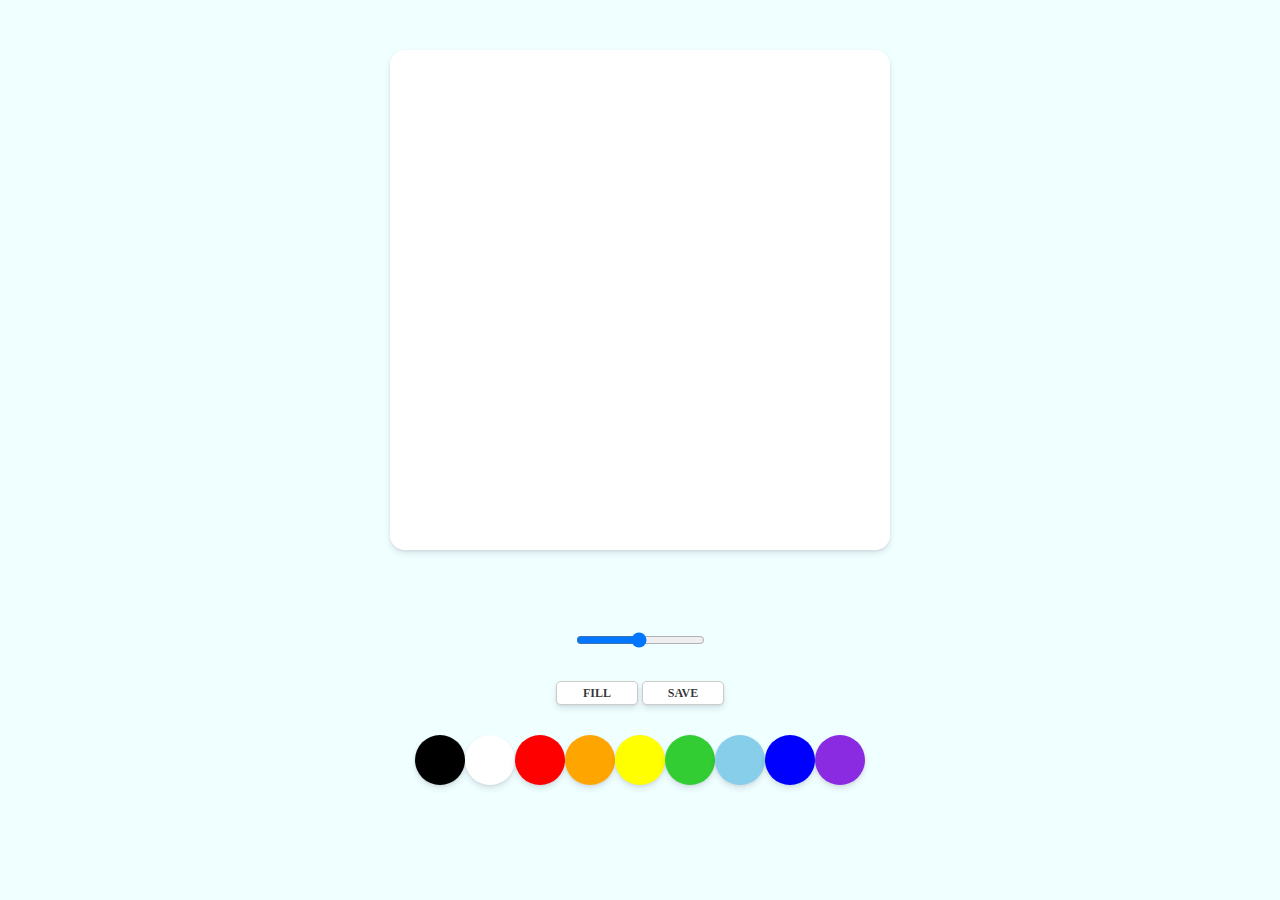
<file: paint/index.html>
<!DOCTYPE html>
<html lang="en">

<head>
    <meta charset="UTF-8">
    <meta name="viewport" content="width=device-width, initial-scale=1.0">
    <link rel="stylesheet" href="styles.css">
    <title>PaintJS</title>
</head>

<body>

    <canvas id="jsCanvas" class="canvas"></canvas>
    <div class="controls">
        <div class="controls__range">
            <input type="range" id="jsRange" min="0.1" max="5.0" value="2.5" step="0.1" />
        </div>
        <div class="controls__btns">
            <button id="jsMode">Fill</button>
            <button id="jsSave">Save</button>
        </div>
        <div class="controls__colors" id="jsColors">
            <div class="controls__color jsColor" style="background-color: black;"></div>
            <div class="controls__color jsColor" style="background-color:white;"></div>
            <div class="controls__color jsColor" style="background-color:red;"></div>
            <div class="controls__color jsColor" style="background-color: orange;"></div>
            <div class="controls__color jsColor" style="background-color: yellow;"></div>
            <div class="controls__color jsColor" style="background-color:limegreen;"></div>
            <div class="controls__color jsColor" style="background-color: skyblue;"></div>
            <div class="controls__color jsColor" style="background-color: blue;"></div>
            <div class="controls__color jsColor" style="background-color:blueviolet;"></div>
        </div>
    </div>
    <script src="app.js"></script>
</body>

</html>
</file>
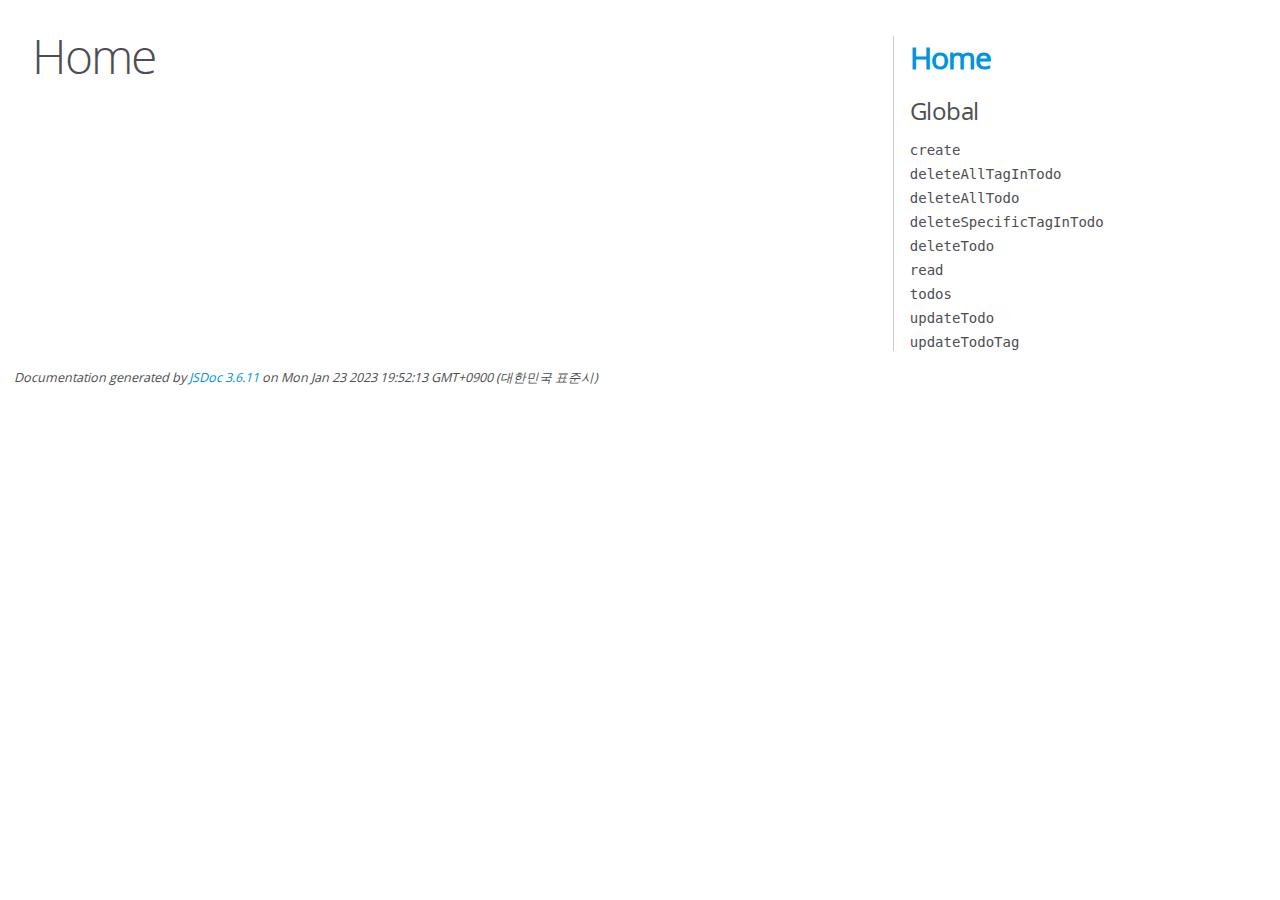
<file: todo-jsdoc/index.html>
<!DOCTYPE html>
<html lang="en">
<head>
    <meta charset="utf-8">
    <title>JSDoc: Home</title>

    <script src="scripts/prettify/prettify.js"> </script>
    <script src="scripts/prettify/lang-css.js"> </script>
    <!--[if lt IE 9]>
      <script src="//html5shiv.googlecode.com/svn/trunk/html5.js"></script>
    <![endif]-->
    <link type="text/css" rel="stylesheet" href="styles/prettify-tomorrow.css">
    <link type="text/css" rel="stylesheet" href="styles/jsdoc-default.css">
</head>

<body>

<div id="main">

    <h1 class="page-title">Home</h1>

    



    


    <h3> </h3>










    









</div>

<nav>
    <h2><a href="index.html">Home</a></h2><h3>Global</h3><ul><li><a href="global.html#create">create</a></li><li><a href="global.html#deleteAllTagInTodo">deleteAllTagInTodo</a></li><li><a href="global.html#deleteAllTodo">deleteAllTodo</a></li><li><a href="global.html#deleteSpecificTagInTodo">deleteSpecificTagInTodo</a></li><li><a href="global.html#deleteTodo">deleteTodo</a></li><li><a href="global.html#read">read</a></li><li><a href="global.html#todos">todos</a></li><li><a href="global.html#updateTodo">updateTodo</a></li><li><a href="global.html#updateTodoTag">updateTodoTag</a></li></ul>
</nav>

<br class="clear">

<footer>
    Documentation generated by <a href="https://github.com/jsdoc/jsdoc">JSDoc 3.6.11</a> on Mon Jan 23 2023 19:52:13 GMT+0900 (대한민국 표준시)
</footer>

<script> prettyPrint(); </script>
<script src="scripts/linenumber.js"> </script>
</body>
</html>
</file>
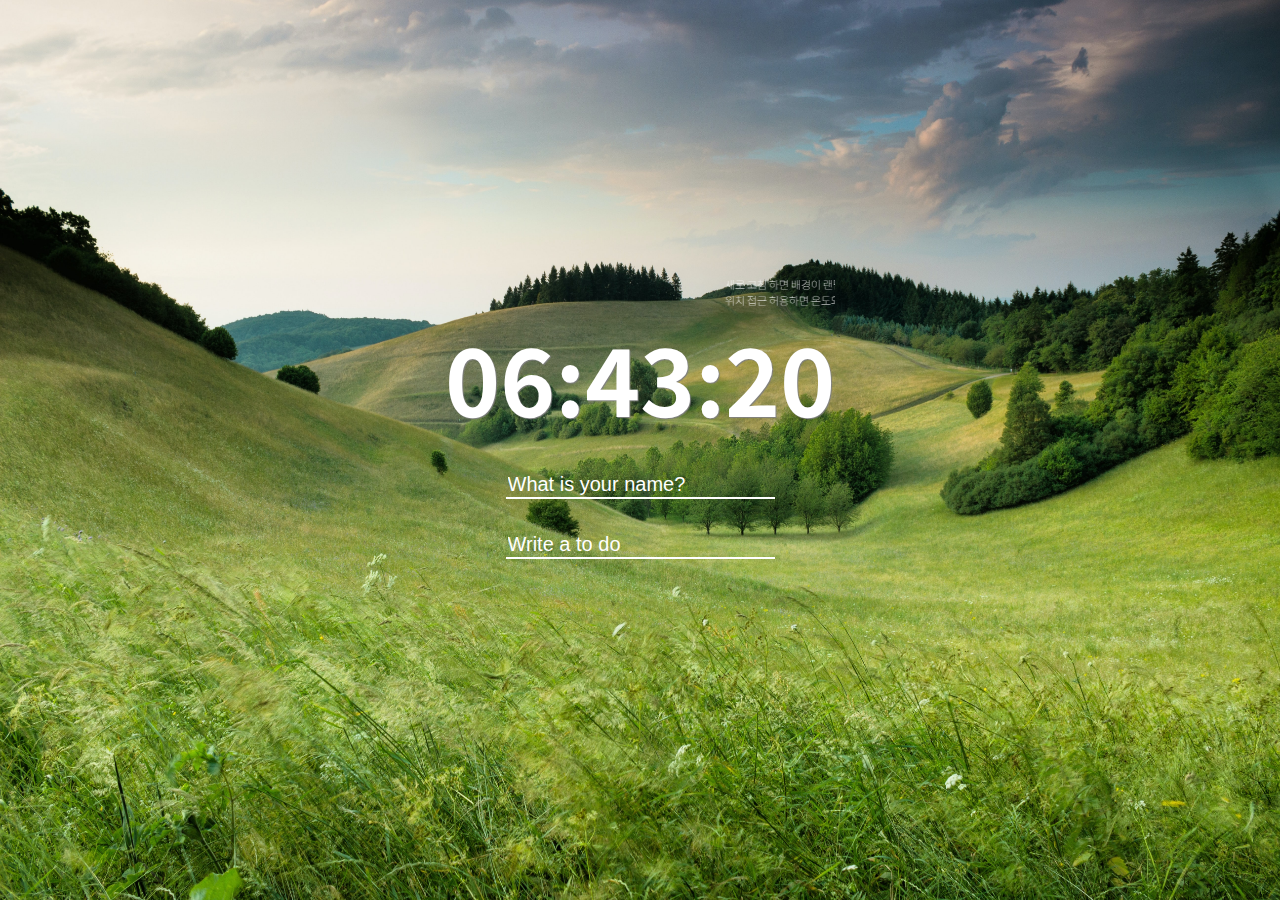
<file: todolist/index.html>
<!DOCTYPE html>
<html lang="en">

<head>
    <meta charset="UTF-8">
    <meta name="viewport" content="width=device-width, initial-scale=1.0">
    <link rel='stylesheet' type='text/css' href='index.css'>
    <title>TO DO LIST</title>
</head>

<body>
    <span class="js-weather weather"></span>
    <div class="center">
    <MARQUEE><p class='notice'>새로 고침 하면 배경이 랜덤으로 바뀌어요</p></MARQUEE>
    <MARQUEE><p class='notice'>위치 접근 허용하면 온도와 위치가 보여요</p></MARQUEE>
        <div class="js-clock clock">
            <h3>00:00</h3>
        </div>

        <div class='nameNToDO'>
            <form class="js-form form">
                <input class="js-input" type="text" placeholder="What is your name?" />
            </form>

            <h5 class="js-greetings greetings"></h5>

            <form class="js-toDoForm toDoForm">
                <input type="text" placeholder="Write a to do" />
            </form>

            <ul class="js-toDoList toDoList">
            </ul>
        </div>

    </div>


    <script src='js/clock.js'></script>
    <script src='js/greeting.js'></script>
    <script src="js/todo.js"></script>
    <script src="js/bg.js"></script>
    <script src="js/weather.js"></script>
</body>

</html>
</file>
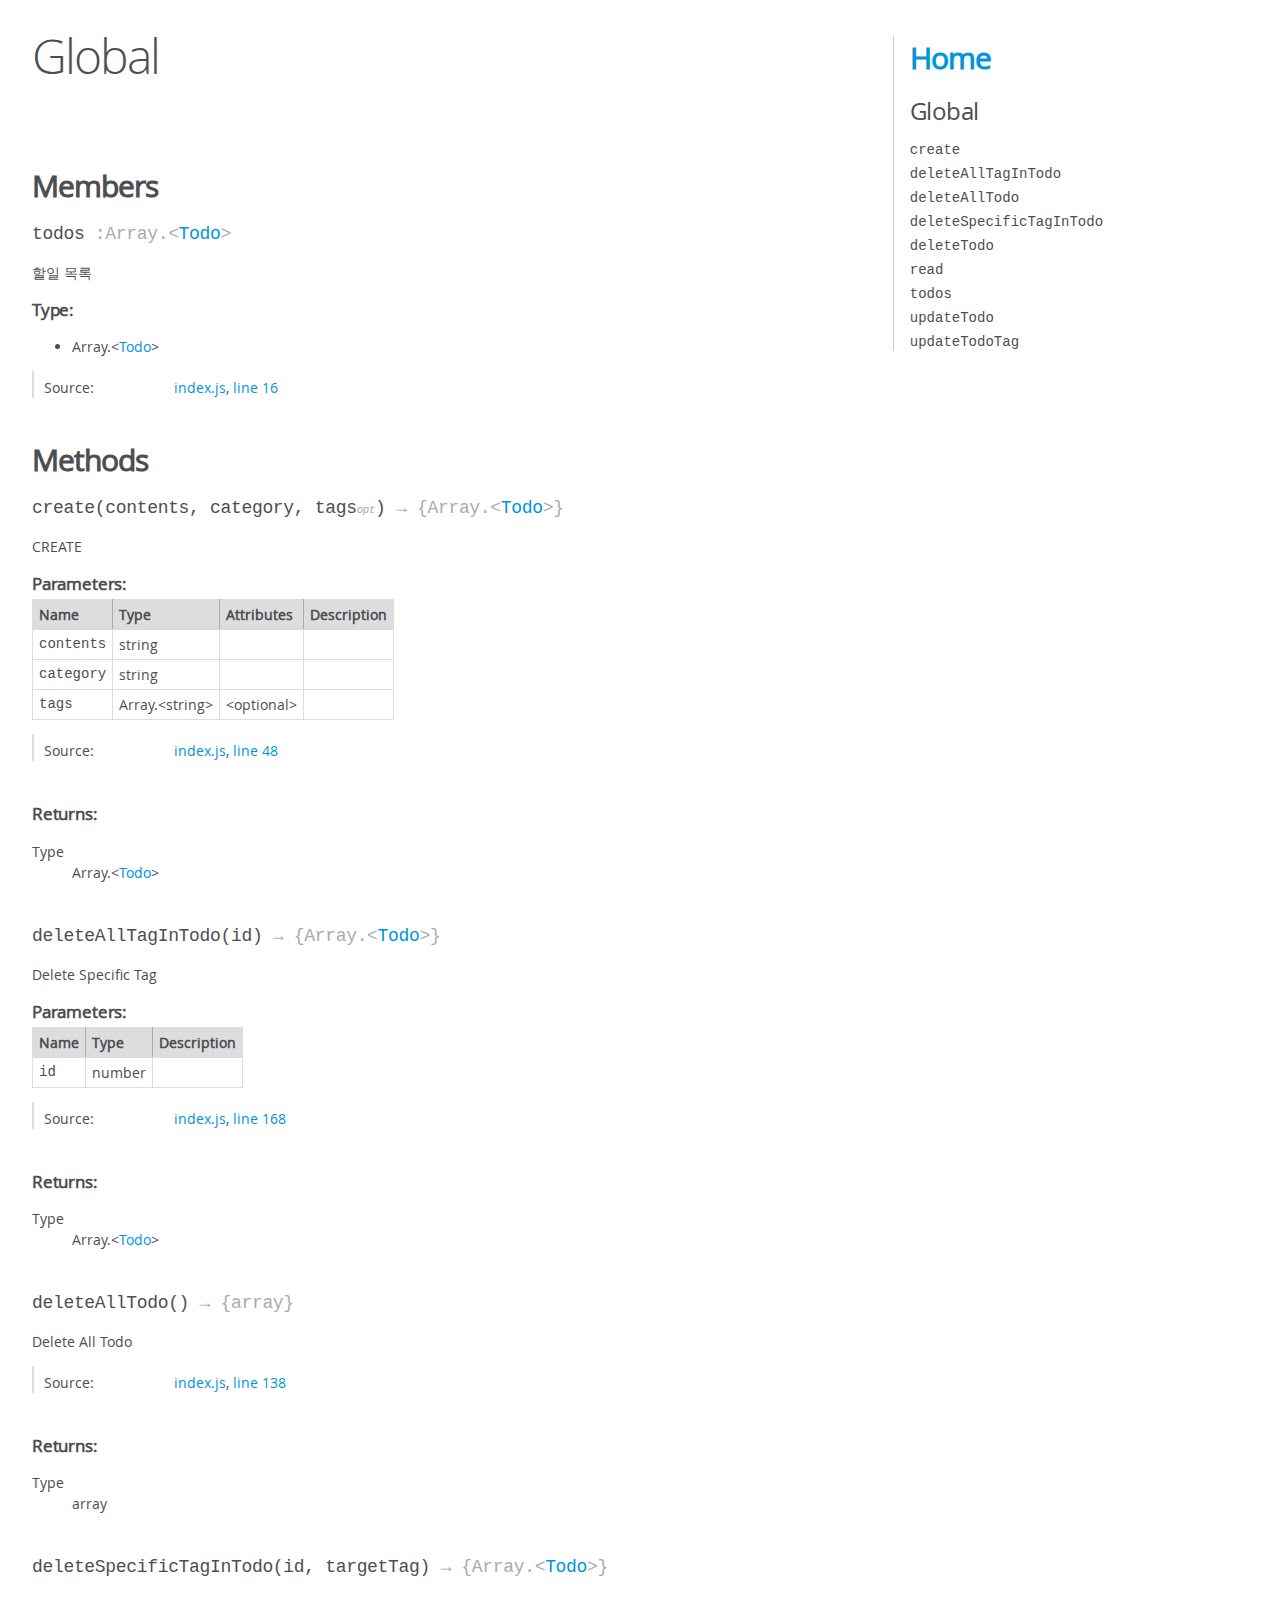
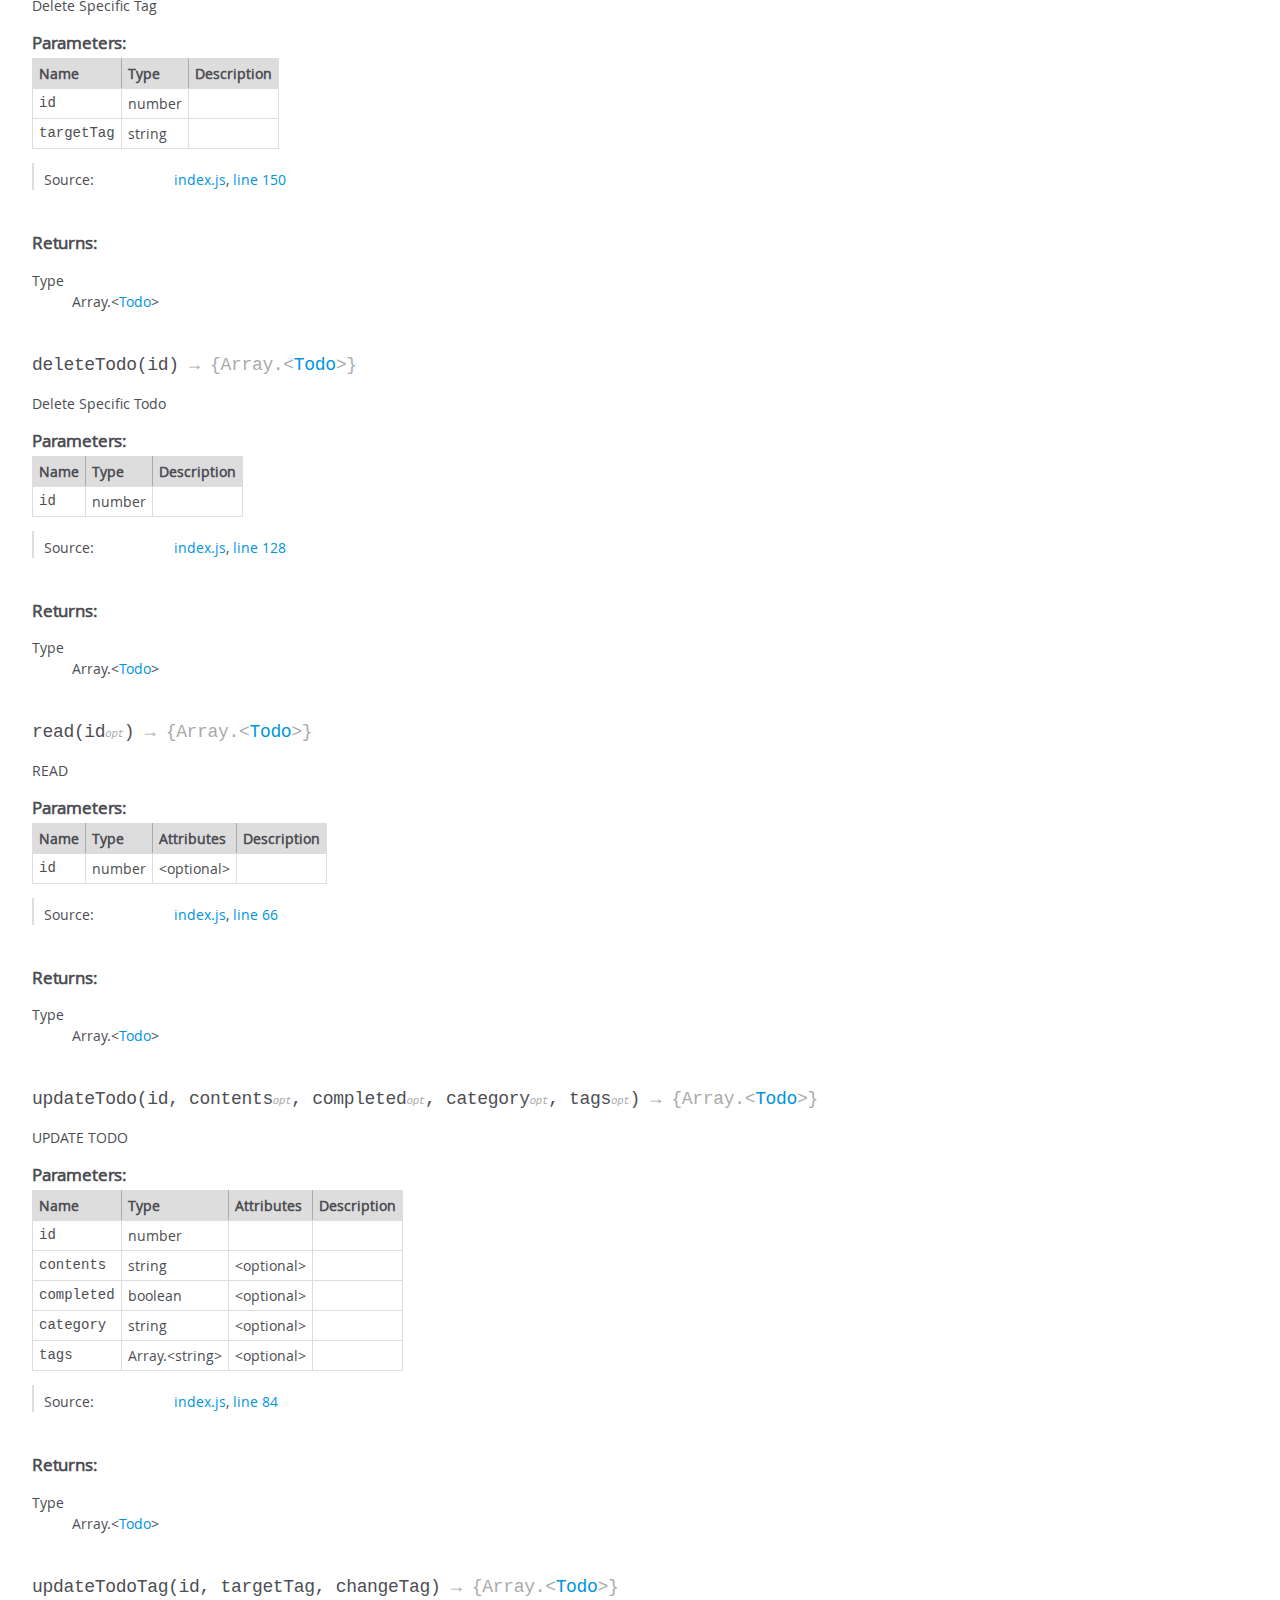
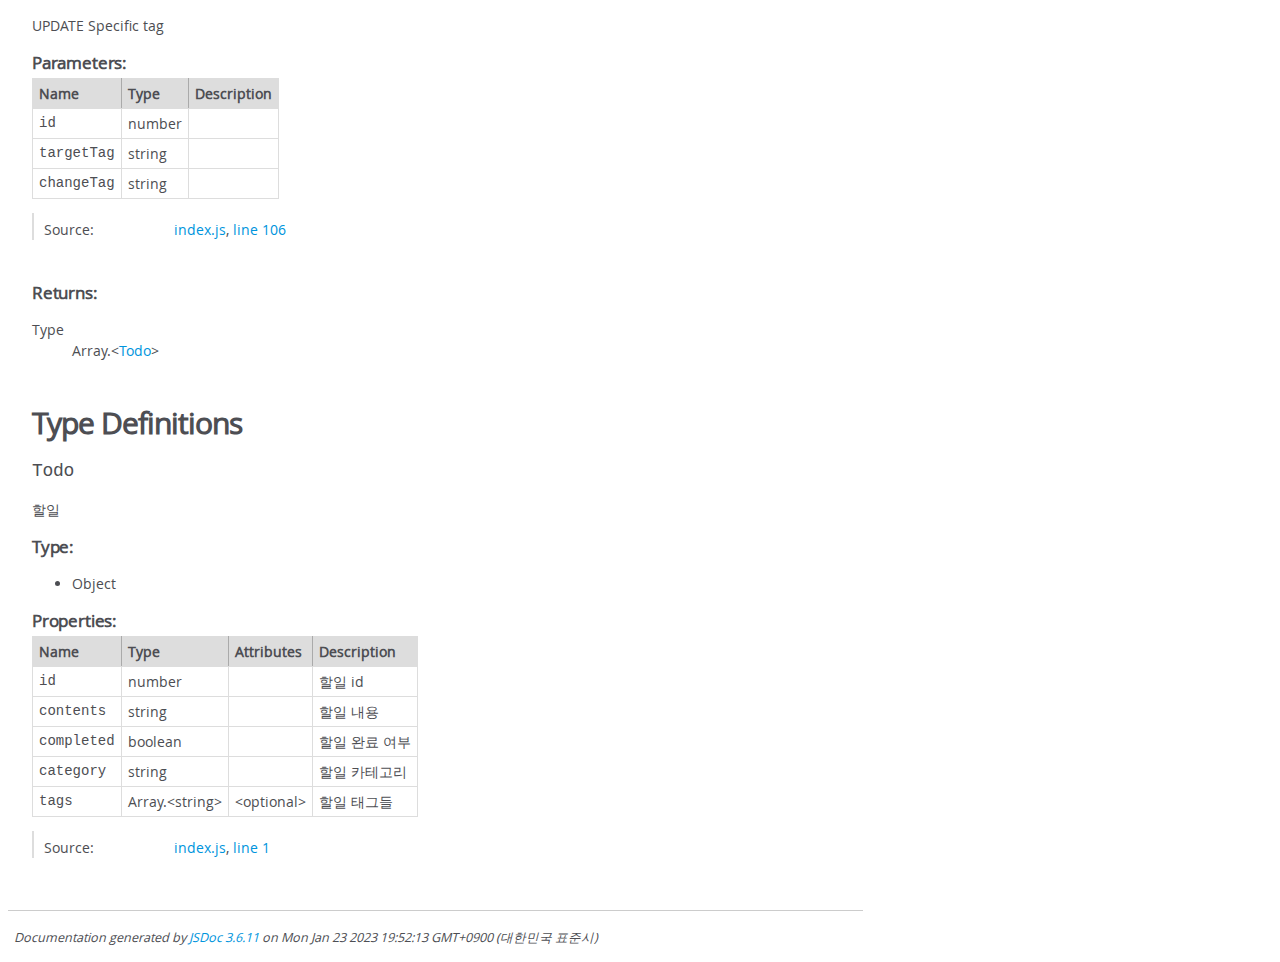
<file: todo-jsdoc/global.html>
<!DOCTYPE html>
<html lang="en">
<head>
    <meta charset="utf-8">
    <title>JSDoc: Global</title>

    <script src="scripts/prettify/prettify.js"> </script>
    <script src="scripts/prettify/lang-css.js"> </script>
    <!--[if lt IE 9]>
      <script src="//html5shiv.googlecode.com/svn/trunk/html5.js"></script>
    <![endif]-->
    <link type="text/css" rel="stylesheet" href="styles/prettify-tomorrow.css">
    <link type="text/css" rel="stylesheet" href="styles/jsdoc-default.css">
</head>

<body>

<div id="main">

    <h1 class="page-title">Global</h1>

    




<section>

<header>
    
        <h2></h2>
        
    
</header>

<article>
    <div class="container-overview">
    
        

        


<dl class="details">

    

    

    

    

    

    

    

    

    

    

    

    

    

    

    

    
</dl>


        
    
    </div>

    

    

    

    

    

    

    
        <h3 class="subsection-title">Members</h3>

        
            
<h4 class="name" id="todos"><span class="type-signature"></span>todos<span class="type-signature"> :Array.&lt;<a href="global.html#Todo">Todo</a>></span></h4>




<div class="description">
    <p>할일 목록</p>
</div>



    <h5>Type:</h5>
    <ul>
        <li>
            
<span class="param-type">Array.&lt;<a href="global.html#Todo">Todo</a>></span>


        </li>
    </ul>





<dl class="details">

    

    

    

    

    

    

    

    

    

    

    

    

    
    <dt class="tag-source">Source:</dt>
    <dd class="tag-source"><ul class="dummy"><li>
        <a href="index.js.html">index.js</a>, <a href="index.js.html#line16">line 16</a>
    </li></ul></dd>
    

    

    

    
</dl>






        
    

    
        <h3 class="subsection-title">Methods</h3>

        
            

    

    
    <h4 class="name" id="create"><span class="type-signature"></span>create<span class="signature">(contents, category, tags<span class="signature-attributes">opt</span>)</span><span class="type-signature"> &rarr; {Array.&lt;<a href="global.html#Todo">Todo</a>>}</span></h4>
    

    



<div class="description">
    <p>CREATE</p>
</div>









    <h5>Parameters:</h5>
    

<table class="params">
    <thead>
    <tr>
        
        <th>Name</th>
        

        <th>Type</th>

        
        <th>Attributes</th>
        

        

        <th class="last">Description</th>
    </tr>
    </thead>

    <tbody>
    

        <tr>
            
                <td class="name"><code>contents</code></td>
            

            <td class="type">
            
                
<span class="param-type">string</span>


            
            </td>

            
                <td class="attributes">
                

                

                
                </td>
            

            

            <td class="description last"></td>
        </tr>

    

        <tr>
            
                <td class="name"><code>category</code></td>
            

            <td class="type">
            
                
<span class="param-type">string</span>


            
            </td>

            
                <td class="attributes">
                

                

                
                </td>
            

            

            <td class="description last"></td>
        </tr>

    

        <tr>
            
                <td class="name"><code>tags</code></td>
            

            <td class="type">
            
                
<span class="param-type">Array.&lt;string></span>


            
            </td>

            
                <td class="attributes">
                
                    &lt;optional><br>
                

                

                
                </td>
            

            

            <td class="description last"></td>
        </tr>

    
    </tbody>
</table>






<dl class="details">

    

    

    

    

    

    

    

    

    

    

    

    

    
    <dt class="tag-source">Source:</dt>
    <dd class="tag-source"><ul class="dummy"><li>
        <a href="index.js.html">index.js</a>, <a href="index.js.html#line48">line 48</a>
    </li></ul></dd>
    

    

    

    
</dl>















<h5>Returns:</h5>

        


<dl>
    <dt>
        Type
    </dt>
    <dd>
        
<span class="param-type">Array.&lt;<a href="global.html#Todo">Todo</a>></span>


    </dd>
</dl>

    





        
            

    

    
    <h4 class="name" id="deleteAllTagInTodo"><span class="type-signature"></span>deleteAllTagInTodo<span class="signature">(id)</span><span class="type-signature"> &rarr; {Array.&lt;<a href="global.html#Todo">Todo</a>>}</span></h4>
    

    



<div class="description">
    <p>Delete Specific Tag</p>
</div>









    <h5>Parameters:</h5>
    

<table class="params">
    <thead>
    <tr>
        
        <th>Name</th>
        

        <th>Type</th>

        

        

        <th class="last">Description</th>
    </tr>
    </thead>

    <tbody>
    

        <tr>
            
                <td class="name"><code>id</code></td>
            

            <td class="type">
            
                
<span class="param-type">number</span>


            
            </td>

            

            

            <td class="description last"></td>
        </tr>

    
    </tbody>
</table>






<dl class="details">

    

    

    

    

    

    

    

    

    

    

    

    

    
    <dt class="tag-source">Source:</dt>
    <dd class="tag-source"><ul class="dummy"><li>
        <a href="index.js.html">index.js</a>, <a href="index.js.html#line168">line 168</a>
    </li></ul></dd>
    

    

    

    
</dl>















<h5>Returns:</h5>

        


<dl>
    <dt>
        Type
    </dt>
    <dd>
        
<span class="param-type">Array.&lt;<a href="global.html#Todo">Todo</a>></span>


    </dd>
</dl>

    





        
            

    

    
    <h4 class="name" id="deleteAllTodo"><span class="type-signature"></span>deleteAllTodo<span class="signature">()</span><span class="type-signature"> &rarr; {array}</span></h4>
    

    



<div class="description">
    <p>Delete All Todo</p>
</div>













<dl class="details">

    

    

    

    

    

    

    

    

    

    

    

    

    
    <dt class="tag-source">Source:</dt>
    <dd class="tag-source"><ul class="dummy"><li>
        <a href="index.js.html">index.js</a>, <a href="index.js.html#line138">line 138</a>
    </li></ul></dd>
    

    

    

    
</dl>















<h5>Returns:</h5>

        


<dl>
    <dt>
        Type
    </dt>
    <dd>
        
<span class="param-type">array</span>


    </dd>
</dl>

    





        
            

    

    
    <h4 class="name" id="deleteSpecificTagInTodo"><span class="type-signature"></span>deleteSpecificTagInTodo<span class="signature">(id, targetTag)</span><span class="type-signature"> &rarr; {Array.&lt;<a href="global.html#Todo">Todo</a>>}</span></h4>
    

    



<div class="description">
    <p>Delete Specific Tag</p>
</div>









    <h5>Parameters:</h5>
    

<table class="params">
    <thead>
    <tr>
        
        <th>Name</th>
        

        <th>Type</th>

        

        

        <th class="last">Description</th>
    </tr>
    </thead>

    <tbody>
    

        <tr>
            
                <td class="name"><code>id</code></td>
            

            <td class="type">
            
                
<span class="param-type">number</span>


            
            </td>

            

            

            <td class="description last"></td>
        </tr>

    

        <tr>
            
                <td class="name"><code>targetTag</code></td>
            

            <td class="type">
            
                
<span class="param-type">string</span>


            
            </td>

            

            

            <td class="description last"></td>
        </tr>

    
    </tbody>
</table>






<dl class="details">

    

    

    

    

    

    

    

    

    

    

    

    

    
    <dt class="tag-source">Source:</dt>
    <dd class="tag-source"><ul class="dummy"><li>
        <a href="index.js.html">index.js</a>, <a href="index.js.html#line150">line 150</a>
    </li></ul></dd>
    

    

    

    
</dl>















<h5>Returns:</h5>

        


<dl>
    <dt>
        Type
    </dt>
    <dd>
        
<span class="param-type">Array.&lt;<a href="global.html#Todo">Todo</a>></span>


    </dd>
</dl>

    





        
            

    

    
    <h4 class="name" id="deleteTodo"><span class="type-signature"></span>deleteTodo<span class="signature">(id)</span><span class="type-signature"> &rarr; {Array.&lt;<a href="global.html#Todo">Todo</a>>}</span></h4>
    

    



<div class="description">
    <p>Delete Specific Todo</p>
</div>









    <h5>Parameters:</h5>
    

<table class="params">
    <thead>
    <tr>
        
        <th>Name</th>
        

        <th>Type</th>

        

        

        <th class="last">Description</th>
    </tr>
    </thead>

    <tbody>
    

        <tr>
            
                <td class="name"><code>id</code></td>
            

            <td class="type">
            
                
<span class="param-type">number</span>


            
            </td>

            

            

            <td class="description last"></td>
        </tr>

    
    </tbody>
</table>






<dl class="details">

    

    

    

    

    

    

    

    

    

    

    

    

    
    <dt class="tag-source">Source:</dt>
    <dd class="tag-source"><ul class="dummy"><li>
        <a href="index.js.html">index.js</a>, <a href="index.js.html#line128">line 128</a>
    </li></ul></dd>
    

    

    

    
</dl>















<h5>Returns:</h5>

        


<dl>
    <dt>
        Type
    </dt>
    <dd>
        
<span class="param-type">Array.&lt;<a href="global.html#Todo">Todo</a>></span>


    </dd>
</dl>

    





        
            

    

    
    <h4 class="name" id="read"><span class="type-signature"></span>read<span class="signature">(id<span class="signature-attributes">opt</span>)</span><span class="type-signature"> &rarr; {Array.&lt;<a href="global.html#Todo">Todo</a>>}</span></h4>
    

    



<div class="description">
    <p>READ</p>
</div>









    <h5>Parameters:</h5>
    

<table class="params">
    <thead>
    <tr>
        
        <th>Name</th>
        

        <th>Type</th>

        
        <th>Attributes</th>
        

        

        <th class="last">Description</th>
    </tr>
    </thead>

    <tbody>
    

        <tr>
            
                <td class="name"><code>id</code></td>
            

            <td class="type">
            
                
<span class="param-type">number</span>


            
            </td>

            
                <td class="attributes">
                
                    &lt;optional><br>
                

                

                
                </td>
            

            

            <td class="description last"></td>
        </tr>

    
    </tbody>
</table>






<dl class="details">

    

    

    

    

    

    

    

    

    

    

    

    

    
    <dt class="tag-source">Source:</dt>
    <dd class="tag-source"><ul class="dummy"><li>
        <a href="index.js.html">index.js</a>, <a href="index.js.html#line66">line 66</a>
    </li></ul></dd>
    

    

    

    
</dl>















<h5>Returns:</h5>

        


<dl>
    <dt>
        Type
    </dt>
    <dd>
        
<span class="param-type">Array.&lt;<a href="global.html#Todo">Todo</a>></span>


    </dd>
</dl>

    





        
            

    

    
    <h4 class="name" id="updateTodo"><span class="type-signature"></span>updateTodo<span class="signature">(id, contents<span class="signature-attributes">opt</span>, completed<span class="signature-attributes">opt</span>, category<span class="signature-attributes">opt</span>, tags<span class="signature-attributes">opt</span>)</span><span class="type-signature"> &rarr; {Array.&lt;<a href="global.html#Todo">Todo</a>>}</span></h4>
    

    



<div class="description">
    <p>UPDATE TODO</p>
</div>









    <h5>Parameters:</h5>
    

<table class="params">
    <thead>
    <tr>
        
        <th>Name</th>
        

        <th>Type</th>

        
        <th>Attributes</th>
        

        

        <th class="last">Description</th>
    </tr>
    </thead>

    <tbody>
    

        <tr>
            
                <td class="name"><code>id</code></td>
            

            <td class="type">
            
                
<span class="param-type">number</span>


            
            </td>

            
                <td class="attributes">
                

                

                
                </td>
            

            

            <td class="description last"></td>
        </tr>

    

        <tr>
            
                <td class="name"><code>contents</code></td>
            

            <td class="type">
            
                
<span class="param-type">string</span>


            
            </td>

            
                <td class="attributes">
                
                    &lt;optional><br>
                

                

                
                </td>
            

            

            <td class="description last"></td>
        </tr>

    

        <tr>
            
                <td class="name"><code>completed</code></td>
            

            <td class="type">
            
                
<span class="param-type">boolean</span>


            
            </td>

            
                <td class="attributes">
                
                    &lt;optional><br>
                

                

                
                </td>
            

            

            <td class="description last"></td>
        </tr>

    

        <tr>
            
                <td class="name"><code>category</code></td>
            

            <td class="type">
            
                
<span class="param-type">string</span>


            
            </td>

            
                <td class="attributes">
                
                    &lt;optional><br>
                

                

                
                </td>
            

            

            <td class="description last"></td>
        </tr>

    

        <tr>
            
                <td class="name"><code>tags</code></td>
            

            <td class="type">
            
                
<span class="param-type">Array.&lt;string></span>


            
            </td>

            
                <td class="attributes">
                
                    &lt;optional><br>
                

                

                
                </td>
            

            

            <td class="description last"></td>
        </tr>

    
    </tbody>
</table>






<dl class="details">

    

    

    

    

    

    

    

    

    

    

    

    

    
    <dt class="tag-source">Source:</dt>
    <dd class="tag-source"><ul class="dummy"><li>
        <a href="index.js.html">index.js</a>, <a href="index.js.html#line84">line 84</a>
    </li></ul></dd>
    

    

    

    
</dl>















<h5>Returns:</h5>

        


<dl>
    <dt>
        Type
    </dt>
    <dd>
        
<span class="param-type">Array.&lt;<a href="global.html#Todo">Todo</a>></span>


    </dd>
</dl>

    





        
            

    

    
    <h4 class="name" id="updateTodoTag"><span class="type-signature"></span>updateTodoTag<span class="signature">(id, targetTag, changeTag)</span><span class="type-signature"> &rarr; {Array.&lt;<a href="global.html#Todo">Todo</a>>}</span></h4>
    

    



<div class="description">
    <p>UPDATE Specific tag</p>
</div>









    <h5>Parameters:</h5>
    

<table class="params">
    <thead>
    <tr>
        
        <th>Name</th>
        

        <th>Type</th>

        

        

        <th class="last">Description</th>
    </tr>
    </thead>

    <tbody>
    

        <tr>
            
                <td class="name"><code>id</code></td>
            

            <td class="type">
            
                
<span class="param-type">number</span>


            
            </td>

            

            

            <td class="description last"></td>
        </tr>

    

        <tr>
            
                <td class="name"><code>targetTag</code></td>
            

            <td class="type">
            
                
<span class="param-type">string</span>


            
            </td>

            

            

            <td class="description last"></td>
        </tr>

    

        <tr>
            
                <td class="name"><code>changeTag</code></td>
            

            <td class="type">
            
                
<span class="param-type">string</span>


            
            </td>

            

            

            <td class="description last"></td>
        </tr>

    
    </tbody>
</table>






<dl class="details">

    

    

    

    

    

    

    

    

    

    

    

    

    
    <dt class="tag-source">Source:</dt>
    <dd class="tag-source"><ul class="dummy"><li>
        <a href="index.js.html">index.js</a>, <a href="index.js.html#line106">line 106</a>
    </li></ul></dd>
    

    

    

    
</dl>















<h5>Returns:</h5>

        


<dl>
    <dt>
        Type
    </dt>
    <dd>
        
<span class="param-type">Array.&lt;<a href="global.html#Todo">Todo</a>></span>


    </dd>
</dl>

    





        
    

    
        <h3 class="subsection-title">Type Definitions</h3>

        
                
<h4 class="name" id="Todo">Todo</h4>




<div class="description">
    <p>할일</p>
</div>



    <h5>Type:</h5>
    <ul>
        <li>
            
<span class="param-type">Object</span>


        </li>
    </ul>





    <h5 class="subsection-title">Properties:</h5>

    

<table class="props">
    <thead>
    <tr>
        
        <th>Name</th>
        

        <th>Type</th>

        
        <th>Attributes</th>
        

        

        <th class="last">Description</th>
    </tr>
    </thead>

    <tbody>
    

        <tr>
            
                <td class="name"><code>id</code></td>
            

            <td class="type">
            
                
<span class="param-type">number</span>


            
            </td>

            
                <td class="attributes">
                

                
                </td>
            

            

            <td class="description last"><p>할일 id</p></td>
        </tr>

    

        <tr>
            
                <td class="name"><code>contents</code></td>
            

            <td class="type">
            
                
<span class="param-type">string</span>


            
            </td>

            
                <td class="attributes">
                

                
                </td>
            

            

            <td class="description last"><p>할일 내용</p></td>
        </tr>

    

        <tr>
            
                <td class="name"><code>completed</code></td>
            

            <td class="type">
            
                
<span class="param-type">boolean</span>


            
            </td>

            
                <td class="attributes">
                

                
                </td>
            

            

            <td class="description last"><p>할일 완료 여부</p></td>
        </tr>

    

        <tr>
            
                <td class="name"><code>category</code></td>
            

            <td class="type">
            
                
<span class="param-type">string</span>


            
            </td>

            
                <td class="attributes">
                

                
                </td>
            

            

            <td class="description last"><p>할일 카테고리</p></td>
        </tr>

    

        <tr>
            
                <td class="name"><code>tags</code></td>
            

            <td class="type">
            
                
<span class="param-type">Array.&lt;string></span>


            
            </td>

            
                <td class="attributes">
                
                    &lt;optional><br>
                

                
                </td>
            

            

            <td class="description last"><p>할일 태그들</p></td>
        </tr>

    
    </tbody>
</table>




<dl class="details">

    

    

    

    

    

    

    

    

    

    

    

    

    
    <dt class="tag-source">Source:</dt>
    <dd class="tag-source"><ul class="dummy"><li>
        <a href="index.js.html">index.js</a>, <a href="index.js.html#line1">line 1</a>
    </li></ul></dd>
    

    

    

    
</dl>






            
    

    
</article>

</section>




</div>

<nav>
    <h2><a href="index.html">Home</a></h2><h3>Global</h3><ul><li><a href="global.html#create">create</a></li><li><a href="global.html#deleteAllTagInTodo">deleteAllTagInTodo</a></li><li><a href="global.html#deleteAllTodo">deleteAllTodo</a></li><li><a href="global.html#deleteSpecificTagInTodo">deleteSpecificTagInTodo</a></li><li><a href="global.html#deleteTodo">deleteTodo</a></li><li><a href="global.html#read">read</a></li><li><a href="global.html#todos">todos</a></li><li><a href="global.html#updateTodo">updateTodo</a></li><li><a href="global.html#updateTodoTag">updateTodoTag</a></li></ul>
</nav>

<br class="clear">

<footer>
    Documentation generated by <a href="https://github.com/jsdoc/jsdoc">JSDoc 3.6.11</a> on Mon Jan 23 2023 19:52:13 GMT+0900 (대한민국 표준시)
</footer>

<script> prettyPrint(); </script>
<script src="scripts/linenumber.js"> </script>
</body>
</html>
</file>
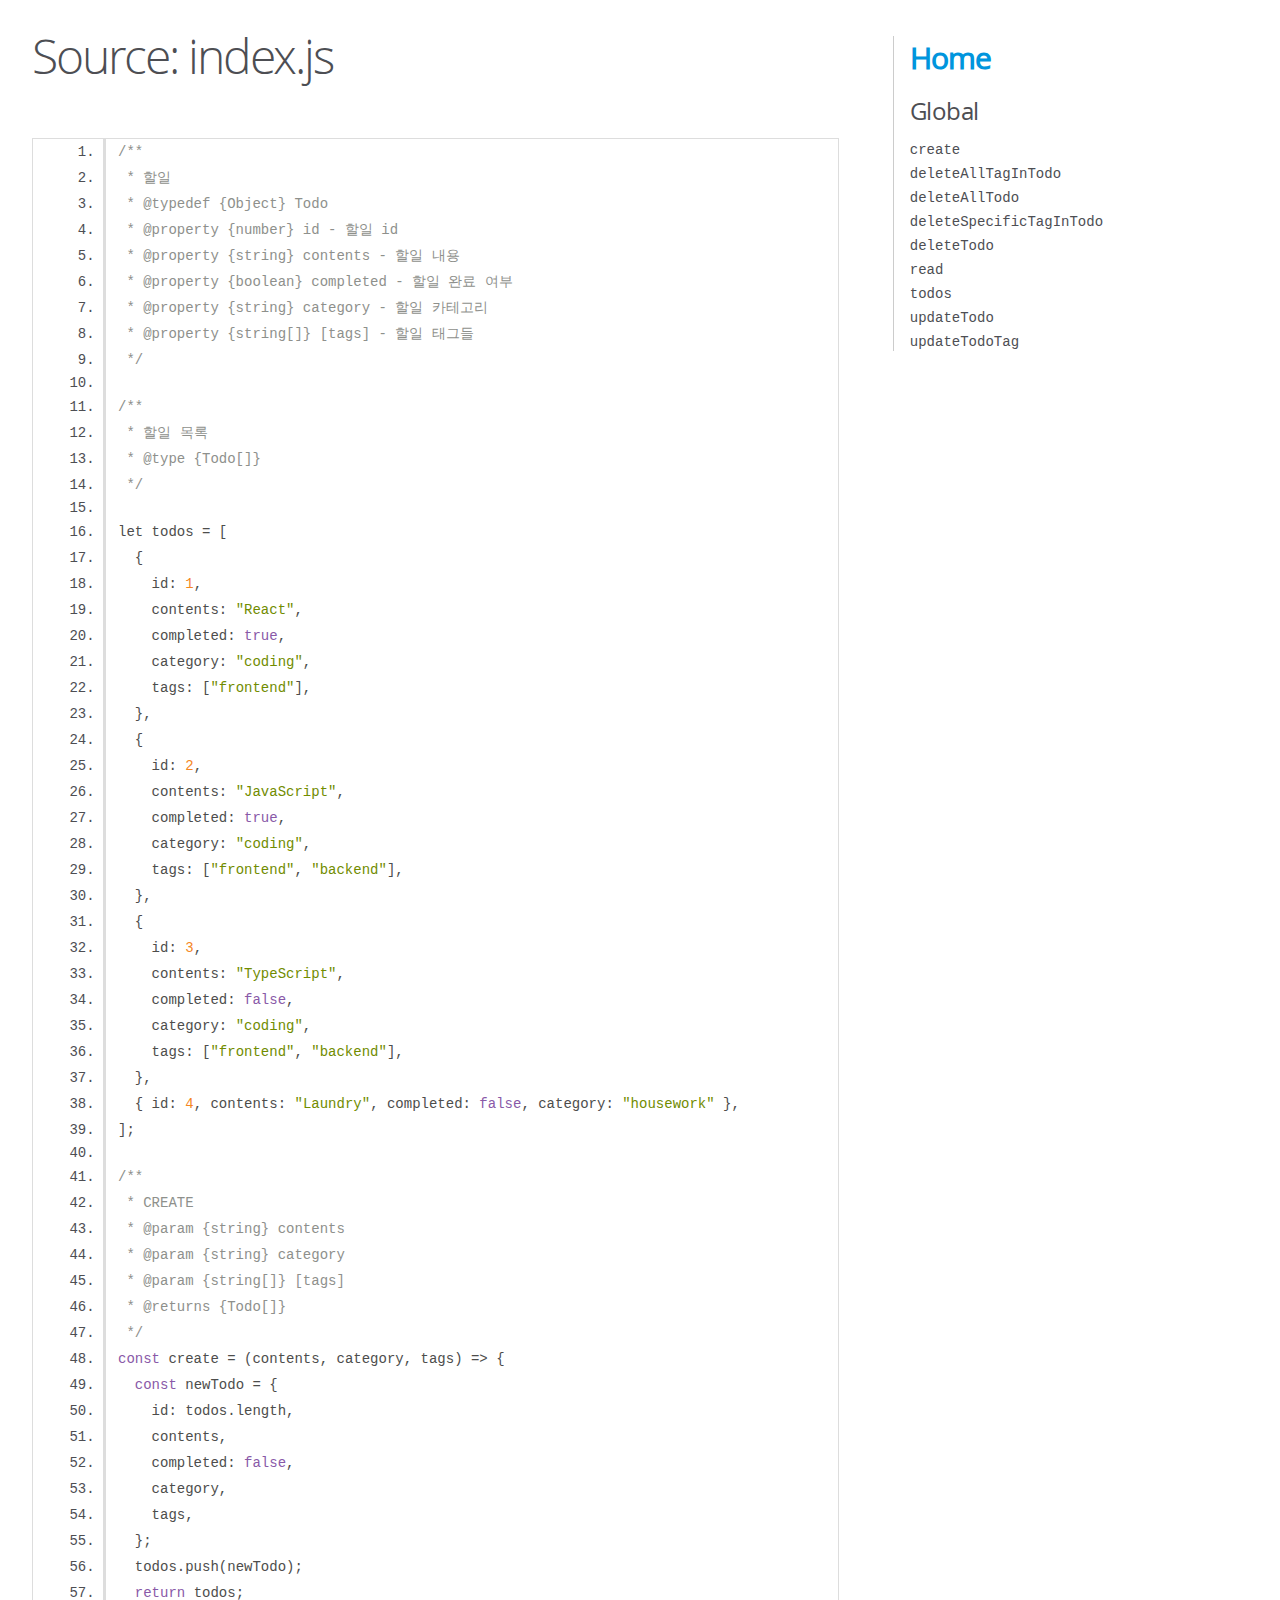
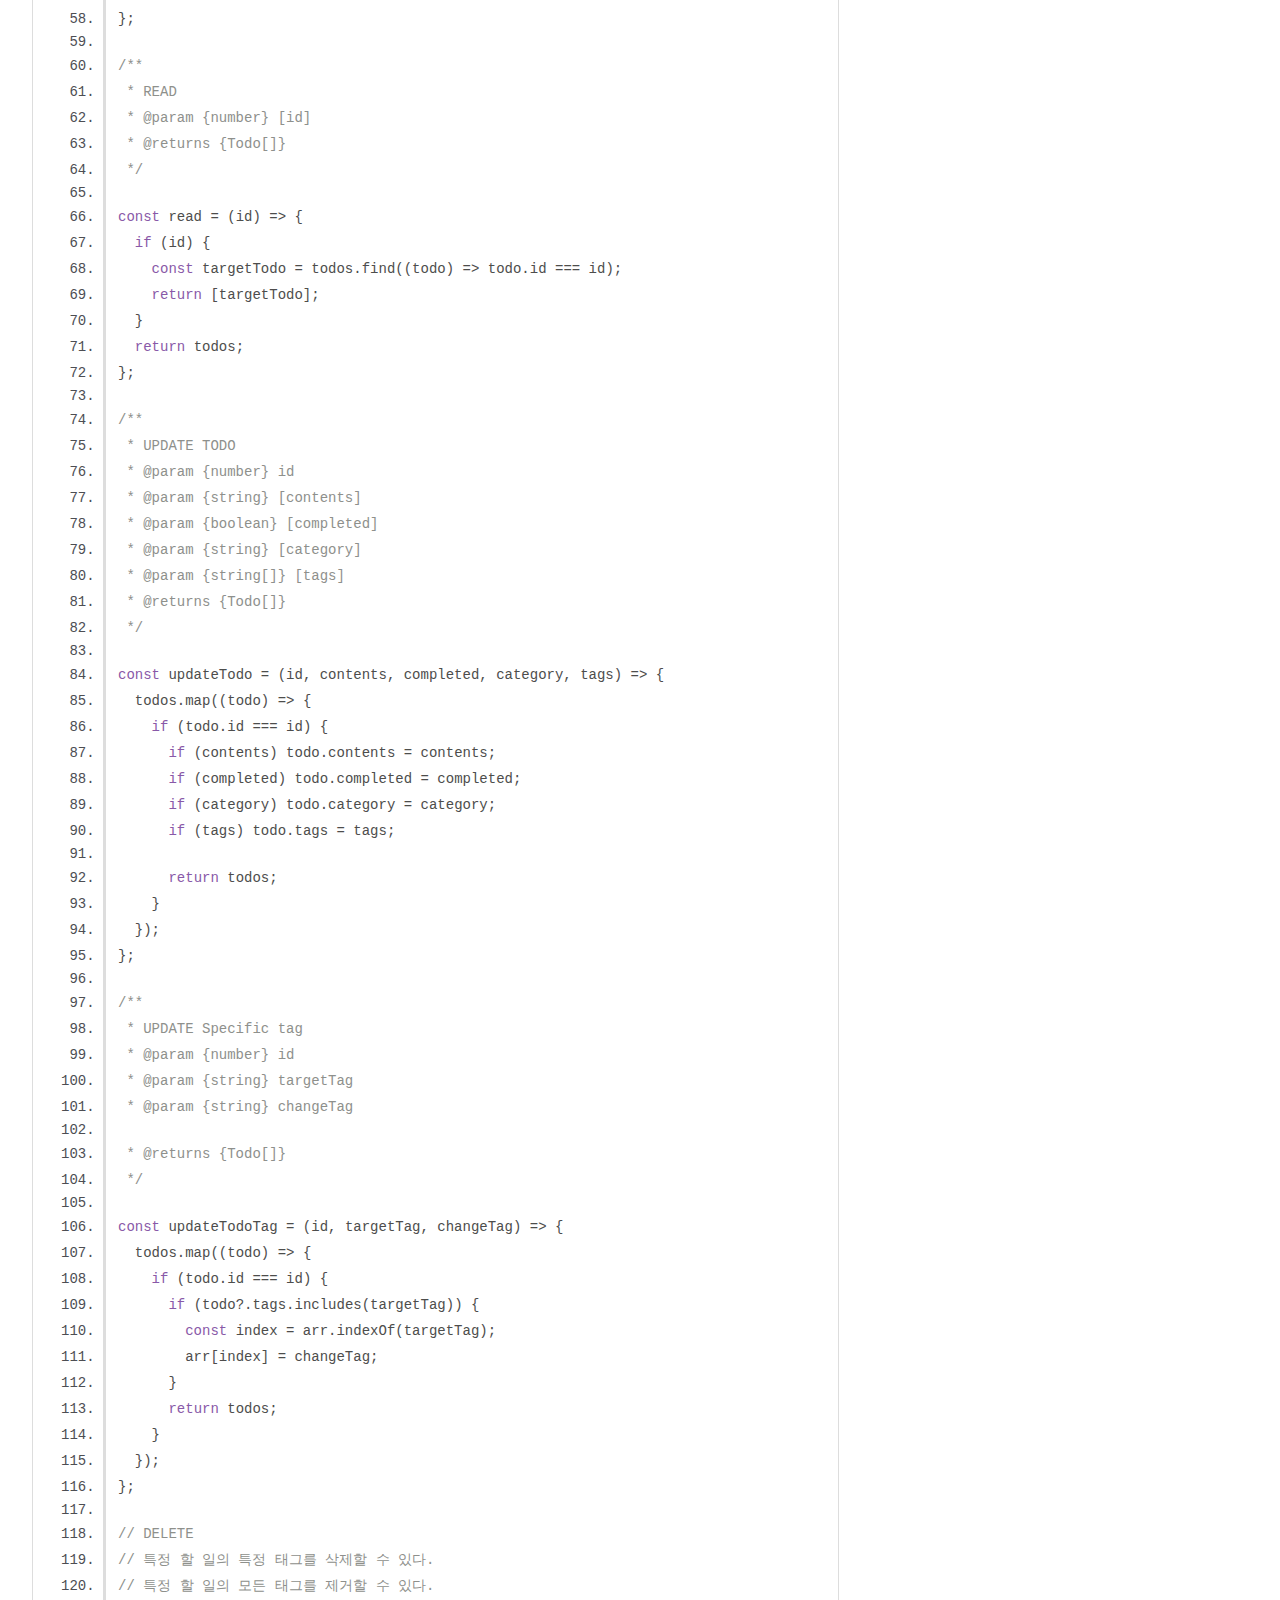
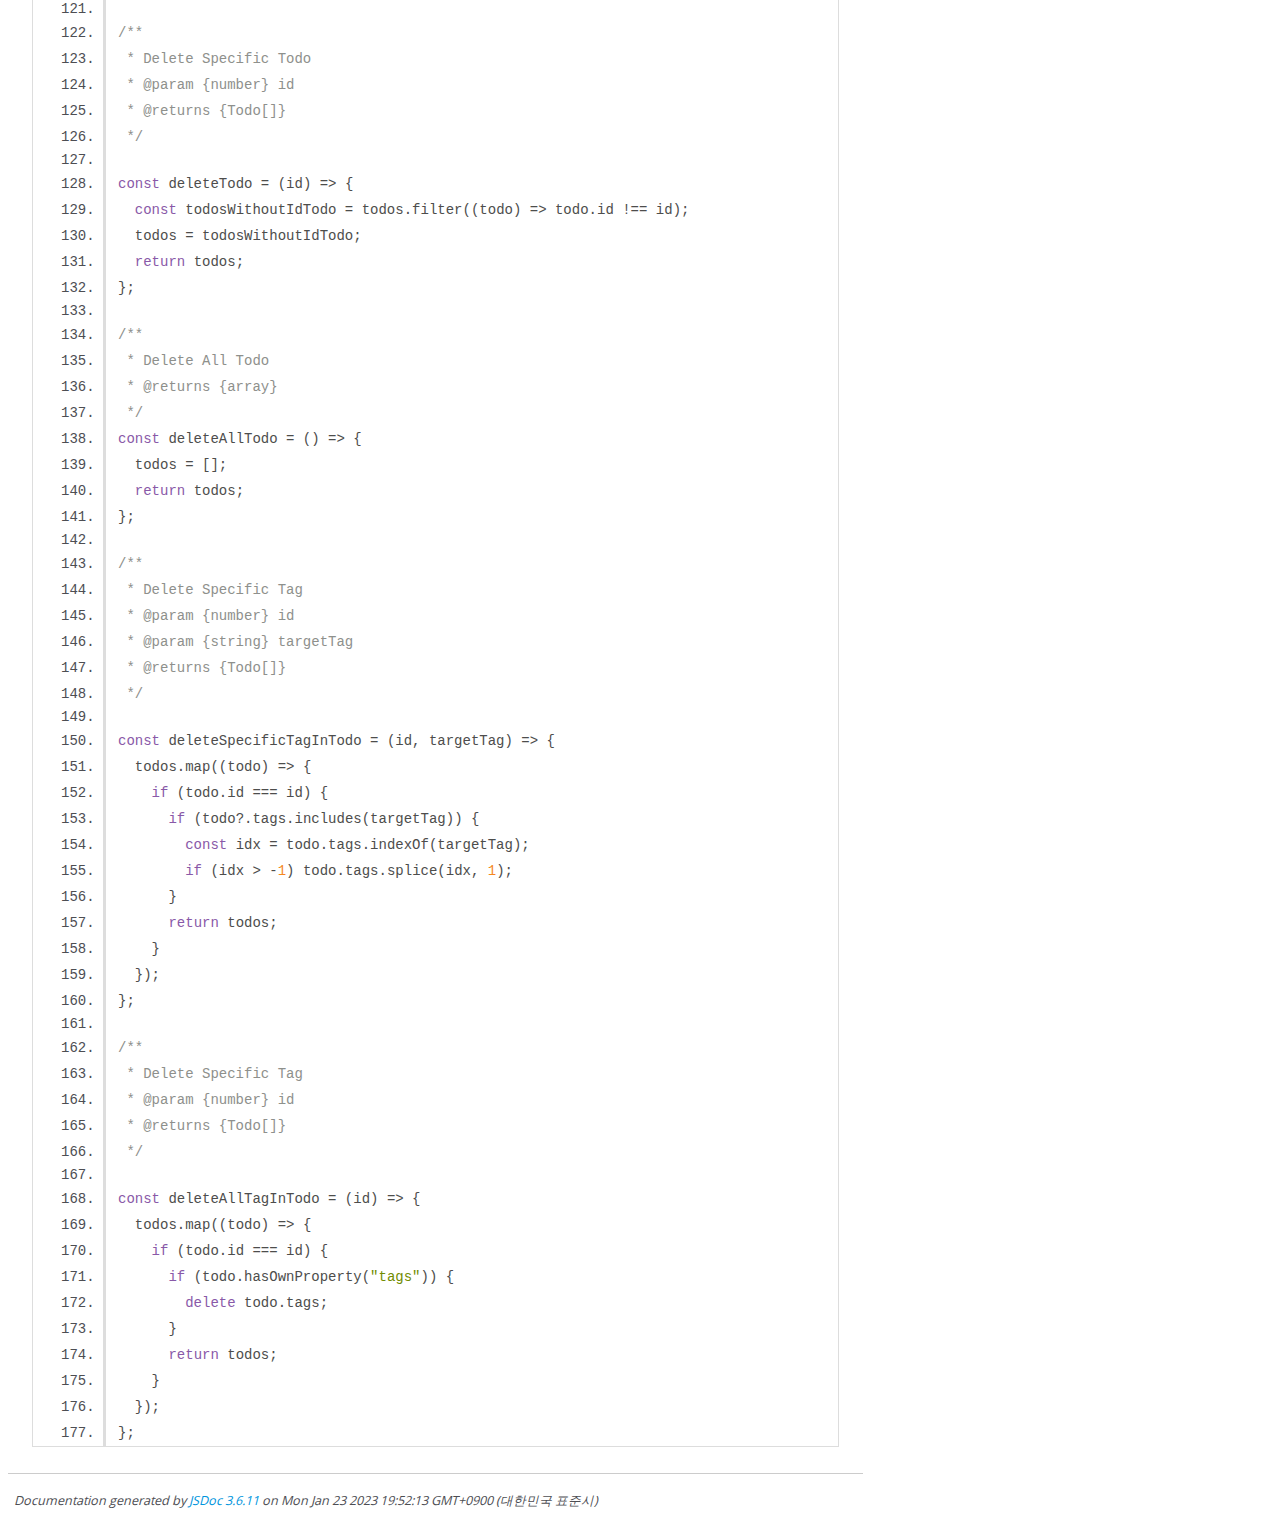
<file: todo-jsdoc/index.js.html>
<!DOCTYPE html>
<html lang="en">
<head>
    <meta charset="utf-8">
    <title>JSDoc: Source: index.js</title>

    <script src="scripts/prettify/prettify.js"> </script>
    <script src="scripts/prettify/lang-css.js"> </script>
    <!--[if lt IE 9]>
      <script src="//html5shiv.googlecode.com/svn/trunk/html5.js"></script>
    <![endif]-->
    <link type="text/css" rel="stylesheet" href="styles/prettify-tomorrow.css">
    <link type="text/css" rel="stylesheet" href="styles/jsdoc-default.css">
</head>

<body>

<div id="main">

    <h1 class="page-title">Source: index.js</h1>

    



    
    <section>
        <article>
            <pre class="prettyprint source linenums"><code>/**
 * 할일
 * @typedef {Object} Todo
 * @property {number} id - 할일 id
 * @property {string} contents - 할일 내용
 * @property {boolean} completed - 할일 완료 여부
 * @property {string} category - 할일 카테고리
 * @property {string[]} [tags] - 할일 태그들
 */

/**
 * 할일 목록
 * @type {Todo[]}
 */

let todos = [
  {
    id: 1,
    contents: "React",
    completed: true,
    category: "coding",
    tags: ["frontend"],
  },
  {
    id: 2,
    contents: "JavaScript",
    completed: true,
    category: "coding",
    tags: ["frontend", "backend"],
  },
  {
    id: 3,
    contents: "TypeScript",
    completed: false,
    category: "coding",
    tags: ["frontend", "backend"],
  },
  { id: 4, contents: "Laundry", completed: false, category: "housework" },
];

/**
 * CREATE
 * @param {string} contents
 * @param {string} category
 * @param {string[]} [tags]
 * @returns {Todo[]}
 */
const create = (contents, category, tags) => {
  const newTodo = {
    id: todos.length,
    contents,
    completed: false,
    category,
    tags,
  };
  todos.push(newTodo);
  return todos;
};

/**
 * READ
 * @param {number} [id]
 * @returns {Todo[]}
 */

const read = (id) => {
  if (id) {
    const targetTodo = todos.find((todo) => todo.id === id);
    return [targetTodo];
  }
  return todos;
};

/**
 * UPDATE TODO
 * @param {number} id
 * @param {string} [contents]
 * @param {boolean} [completed]
 * @param {string} [category]
 * @param {string[]} [tags]
 * @returns {Todo[]}
 */

const updateTodo = (id, contents, completed, category, tags) => {
  todos.map((todo) => {
    if (todo.id === id) {
      if (contents) todo.contents = contents;
      if (completed) todo.completed = completed;
      if (category) todo.category = category;
      if (tags) todo.tags = tags;

      return todos;
    }
  });
};

/**
 * UPDATE Specific tag
 * @param {number} id
 * @param {string} targetTag
 * @param {string} changeTag

 * @returns {Todo[]}
 */

const updateTodoTag = (id, targetTag, changeTag) => {
  todos.map((todo) => {
    if (todo.id === id) {
      if (todo?.tags.includes(targetTag)) {
        const index = arr.indexOf(targetTag);
        arr[index] = changeTag;
      }
      return todos;
    }
  });
};

// DELETE
// 특정 할 일의 특정 태그를 삭제할 수 있다.
// 특정 할 일의 모든 태그를 제거할 수 있다.

/**
 * Delete Specific Todo
 * @param {number} id
 * @returns {Todo[]}
 */

const deleteTodo = (id) => {
  const todosWithoutIdTodo = todos.filter((todo) => todo.id !== id);
  todos = todosWithoutIdTodo;
  return todos;
};

/**
 * Delete All Todo
 * @returns {array}
 */
const deleteAllTodo = () => {
  todos = [];
  return todos;
};

/**
 * Delete Specific Tag
 * @param {number} id
 * @param {string} targetTag
 * @returns {Todo[]}
 */

const deleteSpecificTagInTodo = (id, targetTag) => {
  todos.map((todo) => {
    if (todo.id === id) {
      if (todo?.tags.includes(targetTag)) {
        const idx = todo.tags.indexOf(targetTag);
        if (idx > -1) todo.tags.splice(idx, 1);
      }
      return todos;
    }
  });
};

/**
 * Delete Specific Tag
 * @param {number} id
 * @returns {Todo[]}
 */

const deleteAllTagInTodo = (id) => {
  todos.map((todo) => {
    if (todo.id === id) {
      if (todo.hasOwnProperty("tags")) {
        delete todo.tags;
      }
      return todos;
    }
  });
};
</code></pre>
        </article>
    </section>




</div>

<nav>
    <h2><a href="index.html">Home</a></h2><h3>Global</h3><ul><li><a href="global.html#create">create</a></li><li><a href="global.html#deleteAllTagInTodo">deleteAllTagInTodo</a></li><li><a href="global.html#deleteAllTodo">deleteAllTodo</a></li><li><a href="global.html#deleteSpecificTagInTodo">deleteSpecificTagInTodo</a></li><li><a href="global.html#deleteTodo">deleteTodo</a></li><li><a href="global.html#read">read</a></li><li><a href="global.html#todos">todos</a></li><li><a href="global.html#updateTodo">updateTodo</a></li><li><a href="global.html#updateTodoTag">updateTodoTag</a></li></ul>
</nav>

<br class="clear">

<footer>
    Documentation generated by <a href="https://github.com/jsdoc/jsdoc">JSDoc 3.6.11</a> on Mon Jan 23 2023 19:52:13 GMT+0900 (대한민국 표준시)
</footer>

<script> prettyPrint(); </script>
<script src="scripts/linenumber.js"> </script>
</body>
</html>
</file>
<file: todo-jsdoc/styles/prettify-tomorrow.css>
/* Tomorrow Theme */
/* Original theme - https://github.com/chriskempson/tomorrow-theme */
/* Pretty printing styles. Used with prettify.js. */
/* SPAN elements with the classes below are added by prettyprint. */
/* plain text */
.pln {
  color: #4d4d4c; }

@media screen {
  /* string content */
  .str {
    color: #718c00; }

  /* a keyword */
  .kwd {
    color: #8959a8; }

  /* a comment */
  .com {
    color: #8e908c; }

  /* a type name */
  .typ {
    color: #4271ae; }

  /* a literal value */
  .lit {
    color: #f5871f; }

  /* punctuation */
  .pun {
    color: #4d4d4c; }

  /* lisp open bracket */
  .opn {
    color: #4d4d4c; }

  /* lisp close bracket */
  .clo {
    color: #4d4d4c; }

  /* a markup tag name */
  .tag {
    color: #c82829; }

  /* a markup attribute name */
  .atn {
    color: #f5871f; }

  /* a markup attribute value */
  .atv {
    color: #3e999f; }

  /* a declaration */
  .dec {
    color: #f5871f; }

  /* a variable name */
  .var {
    color: #c82829; }

  /* a function name */
  .fun {
    color: #4271ae; } }
/* Use higher contrast and text-weight for printable form. */
@media print, projection {
  .str {
    color: #060; }

  .kwd {
    color: #006;
    font-weight: bold; }

  .com {
    color: #600;
    font-style: italic; }

  .typ {
    color: #404;
    font-weight: bold; }

  .lit {
    color: #044; }

  .pun, .opn, .clo {
    color: #440; }

  .tag {
    color: #006;
    font-weight: bold; }

  .atn {
    color: #404; }

  .atv {
    color: #060; } }
/* Style */
/*
pre.prettyprint {
  background: white;
  font-family: Consolas, Monaco, 'Andale Mono', monospace;
  font-size: 12px;
  line-height: 1.5;
  border: 1px solid #ccc;
  padding: 10px; }
*/

/* Specify class=linenums on a pre to get line numbering */
ol.linenums {
  margin-top: 0;
  margin-bottom: 0; }

/* IE indents via margin-left */
li.L0,
li.L1,
li.L2,
li.L3,
li.L4,
li.L5,
li.L6,
li.L7,
li.L8,
li.L9 {
  /* */ }

/* Alternate shading for lines */
li.L1,
li.L3,
li.L5,
li.L7,
li.L9 {
  /* */ }
</file>
<file: todo-jsdoc/styles/jsdoc-default.css>
@font-face {
    font-family: 'Open Sans';
    font-weight: normal;
    font-style: normal;
    src: url('../fonts/OpenSans-Regular-webfont.eot');
    src:
        local('Open Sans'),
        local('OpenSans'),
        url('../fonts/OpenSans-Regular-webfont.eot?#iefix') format('embedded-opentype'),
        url('../fonts/OpenSans-Regular-webfont.woff') format('woff'),
        url('../fonts/OpenSans-Regular-webfont.svg#open_sansregular') format('svg');
}

@font-face {
    font-family: 'Open Sans Light';
    font-weight: normal;
    font-style: normal;
    src: url('../fonts/OpenSans-Light-webfont.eot');
    src:
        local('Open Sans Light'),
        local('OpenSans Light'),
        url('../fonts/OpenSans-Light-webfont.eot?#iefix') format('embedded-opentype'),
        url('../fonts/OpenSans-Light-webfont.woff') format('woff'),
        url('../fonts/OpenSans-Light-webfont.svg#open_sanslight') format('svg');
}

html
{
    overflow: auto;
    background-color: #fff;
    font-size: 14px;
}

body
{
    font-family: 'Open Sans', sans-serif;
    line-height: 1.5;
    color: #4d4e53;
    background-color: white;
}

a, a:visited, a:active {
    color: #0095dd;
    text-decoration: none;
}

a:hover {
    text-decoration: underline;
}

header
{
    display: block;
    padding: 0px 4px;
}

tt, code, kbd, samp {
    font-family: Consolas, Monaco, 'Andale Mono', monospace;
}

.class-description {
    font-size: 130%;
    line-height: 140%;
    margin-bottom: 1em;
    margin-top: 1em;
}

.class-description:empty {
    margin: 0;
}

#main {
    float: left;
    width: 70%;
}

article dl {
    margin-bottom: 40px;
}

article img {
  max-width: 100%;
}

section
{
    display: block;
    background-color: #fff;
    padding: 12px 24px;
    border-bottom: 1px solid #ccc;
    margin-right: 30px;
}

.variation {
    display: none;
}

.signature-attributes {
    font-size: 60%;
    color: #aaa;
    font-style: italic;
    font-weight: lighter;
}

nav
{
    display: block;
    float: right;
    margin-top: 28px;
    width: 30%;
    box-sizing: border-box;
    border-left: 1px solid #ccc;
    padding-left: 16px;
}

nav ul {
    font-family: 'Lucida Grande', 'Lucida Sans Unicode', arial, sans-serif;
    font-size: 100%;
    line-height: 17px;
    padding: 0;
    margin: 0;
    list-style-type: none;
}

nav ul a, nav ul a:visited, nav ul a:active {
    font-family: Consolas, Monaco, 'Andale Mono', monospace;
    line-height: 18px;
    color: #4D4E53;
}

nav h3 {
    margin-top: 12px;
}

nav li {
    margin-top: 6px;
}

footer {
    display: block;
    padding: 6px;
    margin-top: 12px;
    font-style: italic;
    font-size: 90%;
}

h1, h2, h3, h4 {
    font-weight: 200;
    margin: 0;
}

h1
{
    font-family: 'Open Sans Light', sans-serif;
    font-size: 48px;
    letter-spacing: -2px;
    margin: 12px 24px 20px;
}

h2, h3.subsection-title
{
    font-size: 30px;
    font-weight: 700;
    letter-spacing: -1px;
    margin-bottom: 12px;
}

h3
{
    font-size: 24px;
    letter-spacing: -0.5px;
    margin-bottom: 12px;
}

h4
{
    font-size: 18px;
    letter-spacing: -0.33px;
    margin-bottom: 12px;
    color: #4d4e53;
}

h5, .container-overview .subsection-title
{
    font-size: 120%;
    font-weight: bold;
    letter-spacing: -0.01em;
    margin: 8px 0 3px 0;
}

h6
{
    font-size: 100%;
    letter-spacing: -0.01em;
    margin: 6px 0 3px 0;
    font-style: italic;
}

table
{
    border-spacing: 0;
    border: 0;
    border-collapse: collapse;
}

td, th
{
    border: 1px solid #ddd;
    margin: 0px;
    text-align: left;
    vertical-align: top;
    padding: 4px 6px;
    display: table-cell;
}

thead tr
{
    background-color: #ddd;
    font-weight: bold;
}

th { border-right: 1px solid #aaa; }
tr > th:last-child { border-right: 1px solid #ddd; }

.ancestors, .attribs { color: #999; }
.ancestors a, .attribs a
{
    color: #999 !important;
    text-decoration: none;
}

.clear
{
    clear: both;
}

.important
{
    font-weight: bold;
    color: #950B02;
}

.yes-def {
    text-indent: -1000px;
}

.type-signature {
    color: #aaa;
}

.name, .signature {
    font-family: Consolas, Monaco, 'Andale Mono', monospace;
}

.details { margin-top: 14px; border-left: 2px solid #DDD; }
.details dt { width: 120px; float: left; padding-left: 10px;  padding-top: 6px; }
.details dd { margin-left: 70px; }
.details ul { margin: 0; }
.details ul { list-style-type: none; }
.details li { margin-left: 30px; padding-top: 6px; }
.details pre.prettyprint { margin: 0 }
.details .object-value { padding-top: 0; }

.description {
    margin-bottom: 1em;
    margin-top: 1em;
}

.code-caption
{
    font-style: italic;
    font-size: 107%;
    margin: 0;
}

.source
{
    border: 1px solid #ddd;
    width: 80%;
    overflow: auto;
}

.prettyprint.source {
    width: inherit;
}

.source code
{
    font-size: 100%;
    line-height: 18px;
    display: block;
    padding: 4px 12px;
    margin: 0;
    background-color: #fff;
    color: #4D4E53;
}

.prettyprint code span.line
{
  display: inline-block;
}

.prettyprint.linenums
{
  padding-left: 70px;
  -webkit-user-select: none;
  -moz-user-select: none;
  -ms-user-select: none;
  user-select: none;
}

.prettyprint.linenums ol
{
  padding-left: 0;
}

.prettyprint.linenums li
{
  border-left: 3px #ddd solid;
}

.prettyprint.linenums li.selected,
.prettyprint.linenums li.selected *
{
  background-color: lightyellow;
}

.prettyprint.linenums li *
{
  -webkit-user-select: text;
  -moz-user-select: text;
  -ms-user-select: text;
  user-select: text;
}

.params .name, .props .name, .name code {
    color: #4D4E53;
    font-family: Consolas, Monaco, 'Andale Mono', monospace;
    font-size: 100%;
}

.params td.description > p:first-child,
.props td.description > p:first-child
{
    margin-top: 0;
    padding-top: 0;
}

.params td.description > p:last-child,
.props td.description > p:last-child
{
    margin-bottom: 0;
    padding-bottom: 0;
}

.disabled {
    color: #454545;
}
</file>
<file: todolist/index.css>
@import url('https://fonts.googleapis.com/css2?family=Noto+Sans+KR:wght@100;300;400;500;700;900&display=swap');
@import url('https://fonts.googleapis.com/css2?family=Song+Myung&display=swap');
@font-face {
    font-family: 'MapoFlowerIsland';
    src: url('https://cdn.jsdelivr.net/gh/projectnoonnu/noonfonts_2001@1.1/MapoFlowerIslandA.woff') format('woff');
    font-weight: normal;
    font-style: normal;
}
            

body,
html {
    overflow: hidden;
    height: 100%;
    width: 100%;
    margin: 0;
    padding: 0;
    font-family: 'Noto Sans KR', sans-serif;
}

body {
    background-color: lavender;
    color: white;
    display: flex;
    align-items: center;
    justify-content: center;
}

h1,
h2,
h3,
h4,
h5,
h6 {
  margin: 0;
}

div{
    display: block;
}
.center{
    display: flex;
    flex-direction: column;
    align-items: center;
    text-align: center;
    /* flex box 사용 */
    justify-content: center;
    /* margin: auto; */
}

form {
    padding: 1rem;
}

input {
  background: none;
  appearance: none;
  border: 0;
  font-size: 20px;
  color: white;
  border-bottom: 2px solid white;
}

input::placeholder {
  color: white;
}

.form,
.greetings {
    display: none;
}

.showing {
    display: block;
    font-size: 2em;
    font-family: 'Song Myung', serif;
    text-shadow: 1px 1px 1px gray;
}

@keyframes fadeIn{
    from {
        opacity: 0;
    }
    to {
        opacity: 1;
    }
}

.bgImage {
    position: absolute;
    top: 0;
    left: 0;
    width: 100%;
    height: 100%;
    z-index: -1;
    animation: fadeIn 0.5s linear;
}

ul {
    list-style-type: none;
    padding: 0;
    margin: 0;
    margin-top: 50px;
    text-align: left;
}

.todo-delBtn {
    cursor: pointer;
    margin-right: 10px;
}

.clock {
    font-size: 5em;
    text-shadow: 1px 1px 1px gray;
}

.nameNToDO {
    font-family: 'Song Myung', serif;
}

.weather {
    font-family: 'MapoFlowerIsland';
    position: absolute;
    top: 0;
    right: 0;
    color: white;
    text-shadow: 1px 1px 1px gray;
    margin: 5px 5px;
}

.toDoList {
    margin-bottom: 20px;
    font-size: 18pt;
}

.notice {
    font-size: 0.7rem;
    font-weight: 100;
    margin: 0;
}
</file>
<file: paint/styles.css>
@import "reset.css";

body {
    background-color: azure;
    display: flex;
    flex-direction: column;
    align-items: center;
    padding: 50px 0px;
}

.canvas{
    width: 500px;
    height: 500px;
    background-color: white;
    border-radius: 15px;
    box-shadow: 0 4px 6px rgba(50, 50, 93, 0.11), 0 1px 3px rgba(0, 0, 0, 0.08);
}

.controls{
    margin-top: 80px;
    display: flex;
    flex-direction: column;
    align-items: center;
}

.controls .controls__btns{
    margin-bottom: 30px;
}

.controls__btns button {
    all: unset;
    cursor: pointer;
    background-color: white;
    padding: 5px 0px;
    width: 80px;
    text-align: center;
    border-radius: 5px;
    box-shadow: 0 4px 6px rgba(50, 50, 93, 0.11), 0 1px 3px rgba(0, 0, 0, 0.08);
    border: 1px solid rgba(0, 0, 0, 0.2);
    color: rgba(0, 0, 0, 0.8);
    text-transform: uppercase;
    font-weight: 800;
    font-size: 12px;
}

.controls__btns button:active {
    transform: scale(0.98);
}
.controls .controls__colors{
    display: flex;
}
.controls__colors .controls__color{
    width: 50px;
    height: 50px;
    box-shadow: 0 4px 6px rgba(50, 50, 93, 0.11), 0 1px 3px rgba(0, 0, 0, 0.08);
    border-radius: 25px;
    cursor: pointer;
}

.controls .controls__range {
    margin-bottom: 30px;
}
</file>
